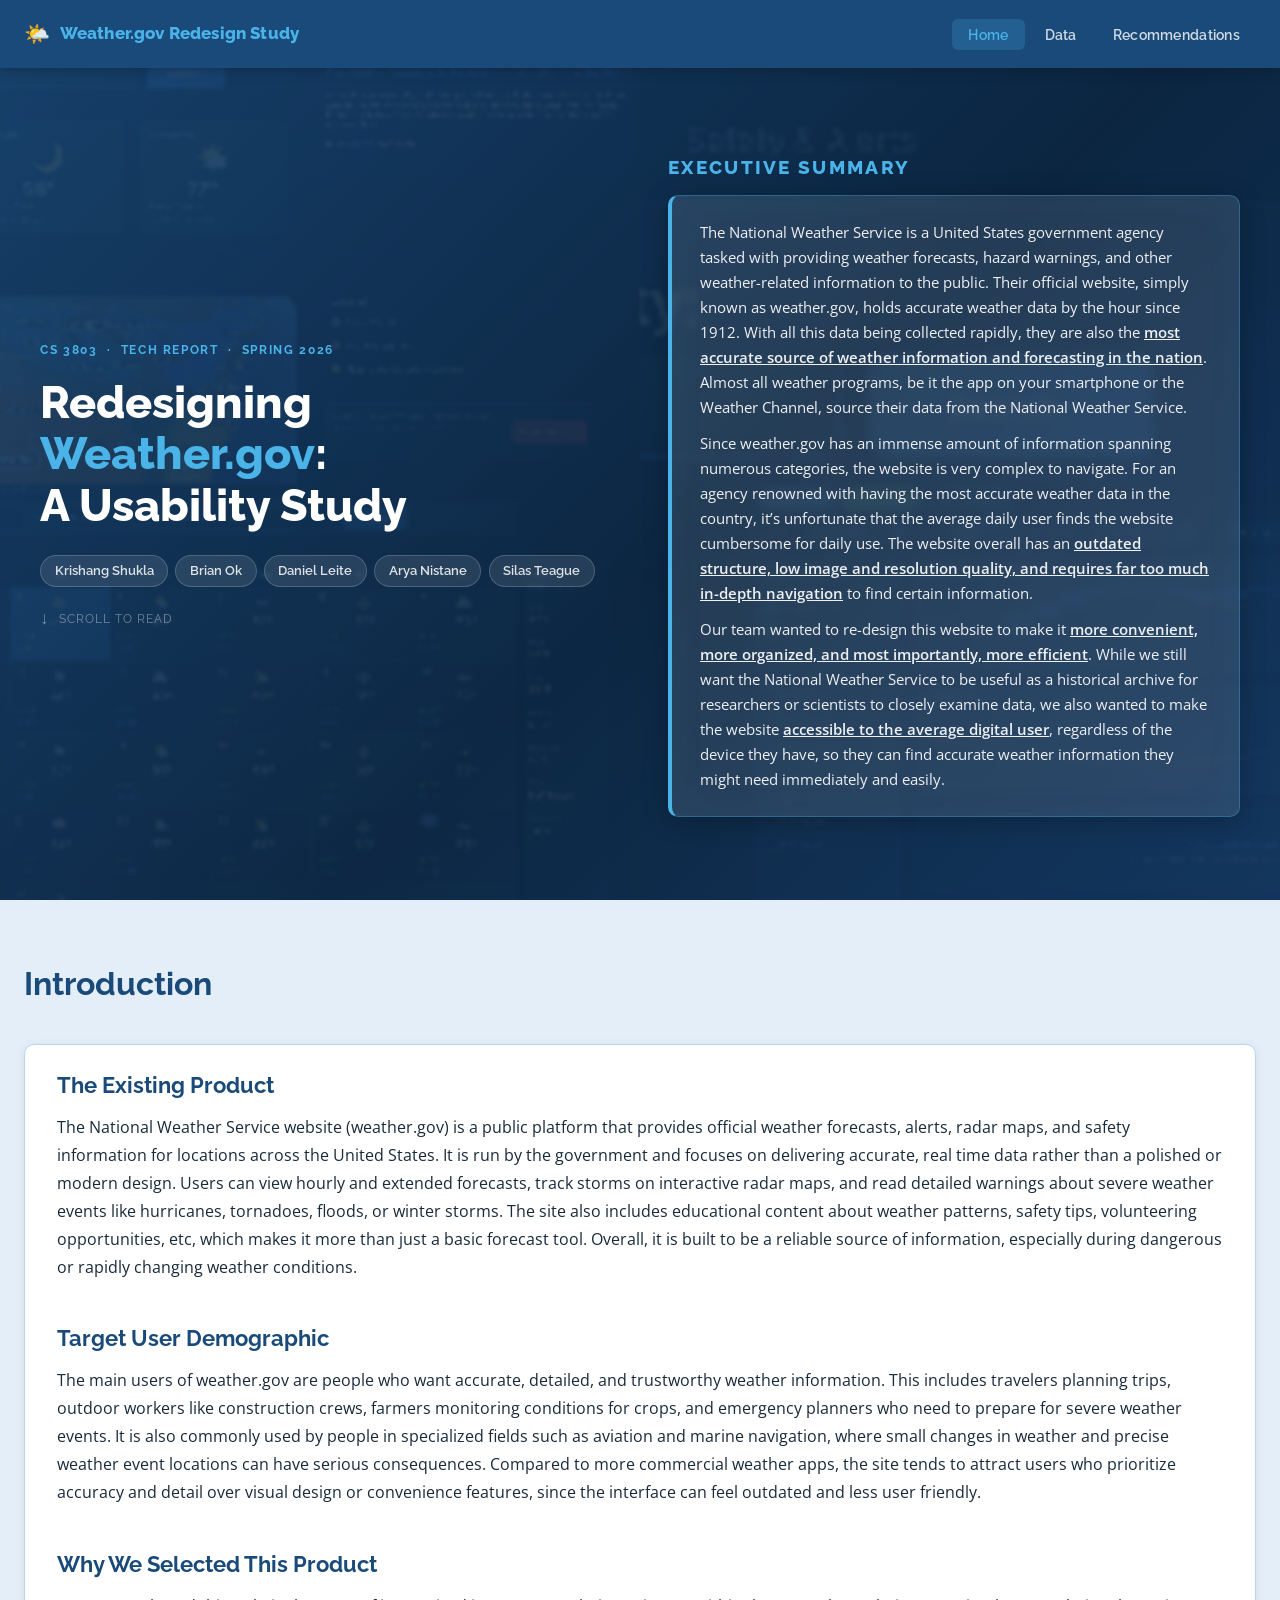
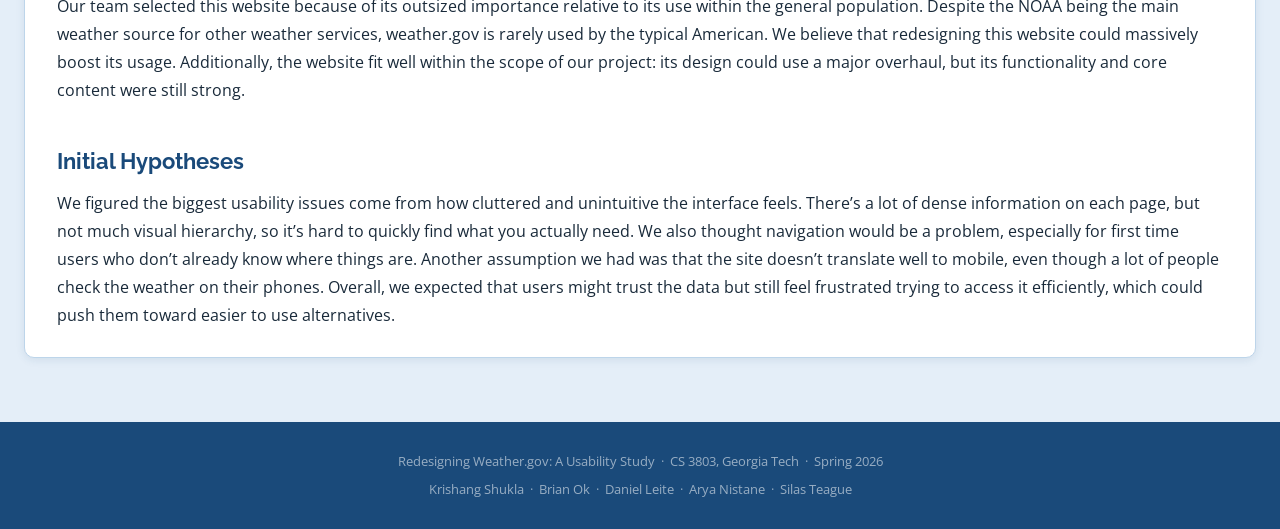
<file: index.html>
<!DOCTYPE html>
<html lang="en">
<head>
  <meta charset="UTF-8" />
  <meta name="viewport" content="width=device-width, initial-scale=1.0" />
  <title>Redesigning Weather.gov — Tech Report</title>
  <link rel="stylesheet" href="styles.css" />
</head>
<body>

  <!-- ======================================================
       NAVIGATION
  ====================================================== -->
  <nav class="navbar" role="navigation" aria-label="Main navigation">
    <div class="container">
      <div class="navbar__brand">
        <span class="brand-icon">🌤️</span>
        <span class="brand-text">Weather.gov <span>Redesign Study</span></span>
      </div>
      <ul class="navbar__links">
        <li><a href="index.html" class="active">Home</a></li>
        <li><a href="data.html">Data</a></li>
        <li><a href="recommendations.html">Recommendations</a></li>
      </ul>
    </div>
  </nav>

  <main class="page-content">

    <!-- ======================================================
         FULL-SCREEN HERO
         Left: title / authors / course
         Right: executive summary card
    ====================================================== -->
    <header class="hero-fs" role="banner">

      <!-- Background — swap background-image URL to your banner when ready -->
      <div class="hero-fs__bg" aria-hidden="true"></div>

      <div class="hero-fs__grid">

        <!-- LEFT: Header info -->
        <div class="hero-fs__left">
          <div class="hero-fs__tag">CS 3803 &nbsp;·&nbsp; Tech Report &nbsp;·&nbsp; Spring 2026</div>

          <h1 class="hero-fs__title">
            Redesigning<br>
            <span>Weather.gov</span>:<br>
            A Usability Study
          </h1>

          <div class="hero-fs__authors" aria-label="Authors">
            <span class="author-chip">Krishang Shukla</span>
            <span class="author-chip">Brian Ok</span>
            <span class="author-chip">Daniel Leite</span>
            <span class="author-chip">Arya Nistane</span>
            <span class="author-chip">Silas Teague</span>
          </div>

          <!-- <p class="hero-fs__course">Georgia Tech &nbsp;·&nbsp; Spring 2026</p> -->

          <div class="hero-fs__scroll" aria-hidden="true">
            <span class="scroll-arrow">↓</span>
            <span>Scroll to read</span>
          </div>
        </div>

        <!-- RIGHT: Executive summary -->
        <div class="hero-fs__right">
          <p class="hero-fs__summary-heading" id="summary-heading">Executive Summary</p>
          <div class="hero-fs__summary-card">

            <!-- ✏️ WRITE HERE: ~300 words. Cover (1) the product you analyzed,
                 (2) core problems discovered during testing, (3) the solution
                 you prototyped, and (4) key takeaways / recommendations. -->
            <p>The National Weather Service is a United States government agency tasked with providing weather forecasts, hazard warnings, and other weather-related information to the public. Their official website, simply known as weather.gov, holds accurate weather data by the hour since 1912. With all this data being collected rapidly, they are also the <strong><u>most accurate source of weather information and forecasting in the nation</u></strong>. Almost all weather programs, be it the app on your smartphone or the Weather Channel, source their data from the National Weather Service.</p>
            <p>Since weather.gov has an immense amount of information spanning numerous categories, the website is very complex to navigate. For an agency renowned with having the most accurate weather data in the country, it’s unfortunate that the average daily user finds the website cumbersome for daily use. The website overall has an <strong><u>outdated structure, low image and resolution quality, and requires far too much in-depth navigation</u></strong> to find certain information.</p>
            <p>Our team wanted to re-design this website to make it <strong><u>more convenient, more organized, and most importantly, more efficient</u></strong>. While we still want the National Weather Service to be useful as a historical archive for researchers or scientists to closely examine data, we also wanted to make the website <strong><u>accessible to the average digital user</u></strong>, regardless of the device they have, so they can find accurate weather information they might need immediately and easily.</p>

          </div>
        </div>

      </div>
    </header>

    <!-- ======================================================
         INTRODUCTION
    ====================================================== -->
    <section class="section section--alt" id="introduction" aria-labelledby="intro-heading">
      <div class="container">

        <div class="section-header">
          <h2 id="intro-heading">Introduction</h2>
        </div>

        <div class="card">

          <!-- ✏️ PARAGRAPH 1: Introduce the existing product (Weather.gov). -->
          <h3>The Existing Product</h3>
          <p>The National Weather Service website (weather.gov) is a public platform that provides official weather forecasts, alerts, radar maps, and safety information for locations across the United States. It is run by the government and focuses on delivering accurate, real time data rather than a polished or modern design. Users can view hourly and extended forecasts, track storms on interactive radar maps, and read detailed warnings about severe weather events like hurricanes, tornadoes, floods, or winter storms. The site also includes educational content about weather patterns, safety tips, volunteering opportunities, etc, which makes it more than just a basic forecast tool. Overall, it is built to be a reliable source of information, especially during dangerous or rapidly changing weather conditions.
          </p>

          <br>

          <!-- ✏️ PARAGRAPH 2: Define the target user demographic. -->
          <h3>Target User Demographic</h3>
          <p>The main users of weather.gov are people who want accurate, detailed, and trustworthy weather information. This includes travelers planning trips, outdoor workers like construction crews, farmers monitoring conditions for crops, and emergency planners who need to prepare for severe weather events. It is also commonly used by people in specialized fields such as aviation and marine navigation, where small changes in weather and precise weather event locations can have serious consequences. Compared to more commercial weather apps, the site tends to attract users who prioritize accuracy and detail over visual design or convenience features, since the interface can feel outdated and less user friendly.
          </p>

          <br>

          <!-- ✏️ PARAGRAPH 3: Why did your team select Weather.gov? -->
          <h3>Why We Selected This Product</h3>
          <p>Our team selected this website because of its outsized importance relative to its use within the general population. Despite the NOAA being the main weather source for other weather services, weather.gov is rarely used by the typical American. We believe that redesigning this website could massively boost its usage. Additionally, the website fit well within the scope of our project: its design could use a major overhaul, but its functionality and core content were still strong.
          </p>

          <br>

          <!-- ✏️ PARAGRAPH 4: Initial hypotheses about usability flaws. -->
          <h3>Initial Hypotheses</h3>
          <p>We figured the biggest usability issues come from how cluttered and unintuitive the interface feels. There’s a lot of dense information on each page, but not much visual hierarchy, so it’s hard to quickly find what you actually need. We also thought navigation would be a problem, especially for first time users who don’t already know where things are. Another assumption we had was that the site doesn’t translate well to mobile, even though a lot of people check the weather on their phones. Overall, we expected that users might trust the data but still feel frustrated trying to access it efficiently, which could push them toward easier to use alternatives.
          </p>

        </div>
      </div>
    </section>

  </main>

  <!-- ======================================================
       FOOTER
  ====================================================== -->
  <footer class="footer" role="contentinfo">
    <p>Redesigning Weather.gov: A Usability Study &nbsp;·&nbsp; CS 3803, Georgia Tech &nbsp;·&nbsp; Spring 2026</p>
    <p style="margin-top:0.35rem;">Krishang Shukla &nbsp;·&nbsp; Brian Ok &nbsp;·&nbsp; Daniel Leite &nbsp;·&nbsp; Arya Nistane &nbsp;·&nbsp; Silas Teague</p>
  </footer>

</body>
</html>
</file>
<file: styles.css>
/* ============================================================
   Weather.gov Redesign — Usability Study Report
   Shared Stylesheet
   ============================================================ */

/* ---------- Google Fonts ---------- */
@import url('https://fonts.googleapis.com/css2?family=Raleway:wght@400;600;700;800&family=Open+Sans:ital,wght@0,400;0,600;1,400&display=swap');

/* ---------- CSS Variables ---------- */
:root {
  --primary:        #1a4a7a;   /* deep navy — main brand */
  --primary-light:  #2d6aa8;   /* medium blue */
  --accent:         #4ab3e8;   /* sky blue */
  --accent-light:   #a8d8f0;   /* pale sky */
  --bg:             #f0f6fc;   /* page background */
  --bg-section:     #e4eef8;   /* alternating section bg */
  --white:          #ffffff;
  --text:           #192a3a;   /* near-black navy */
  --text-muted:     #4a6a8a;   /* muted blue-gray */
  --border:         #bdd5ea;   /* subtle border */
  --placeholder-bg: #ddeef9;   /* placeholder fill */
  --placeholder-border: #7ab8d9;
  --success:        #2e7d5e;
  --shadow-sm:      0 2px 8px rgba(26, 74, 122, 0.10);
  --shadow-md:      0 4px 20px rgba(26, 74, 122, 0.15);
  --radius:         10px;
  --radius-sm:      6px;
  --max-width:      1280px;
  --nav-height:     68px;
  --sidenav-width:  200px;
}

/* ---------- Reset & Base ---------- */
*, *::before, *::after { box-sizing: border-box; margin: 0; padding: 0; }

html { scroll-behavior: smooth; }

body {
  font-family: 'Open Sans', sans-serif;
  font-size: 16px;
  line-height: 1.75;
  color: var(--text);
  background-color: var(--bg);
}

img {
  max-width: 100%;
  height: auto;
  display: block;
}

a {
  color: var(--primary-light);
  text-decoration: none;
}
a:hover { text-decoration: underline; }

/* ---------- Typography ---------- */
h1, h2, h3, h4 {
  font-family: 'Raleway', sans-serif;
  font-weight: 700;
  color: var(--primary);
  line-height: 1.25;
}

h1 { font-size: clamp(1.9rem, 4vw, 2.8rem); }
h2 { font-size: clamp(1.4rem, 3vw, 2rem);   margin-bottom: 0.5rem; }
h3 { font-size: clamp(1.1rem, 2.5vw, 1.35rem); margin-bottom: 0.8rem; }

p { margin-bottom: 1.1rem; max-width: 72ch; }
p:last-child { margin-bottom: 0; }

strong { font-weight: 600; }
em { font-style: italic; }

figcaption {
  font-size: 0.85rem;
  color: var(--text-muted);
  text-align: center;
  margin-top: 0.5rem;
  font-style: italic;
}

/* ---------- Layout Utilities ---------- */
.container {
  width: 100%;
  max-width: var(--max-width);
  margin-left: auto;
  margin-right: auto;
  padding-left: 1.5rem;
  padding-right: 1.5rem;
}

.section {
  padding: 4rem 0;
}

.section--alt {
  background-color: var(--bg-section);
}

.section-label {
  display: inline-block;
  font-family: 'Raleway', sans-serif;
  font-size: 0.75rem;
  font-weight: 800;
  letter-spacing: 0.12em;
  text-transform: uppercase;
  color: var(--accent);
  background-color: rgba(74, 179, 232, 0.12);
  border: 1px solid var(--accent-light);
  border-radius: 99px;
  padding: 0.2rem 0.85rem;
  margin-bottom: 0.75rem;
}

.section-header {
  margin-bottom: 2.5rem;
}

.divider {
  width: 52px;
  height: 4px;
  background: linear-gradient(90deg, var(--accent), var(--primary-light));
  border-radius: 99px;
  margin: 0.75rem 0 1.25rem;
}

/* ---------- Navigation ---------- */
.navbar {
  position: fixed;
  top: 0;
  left: 0;
  right: 0;
  z-index: 1000;
  height: var(--nav-height);
  background-color: var(--primary);
  box-shadow: 0 2px 12px rgba(0,0,0,0.25);
  display: flex;
  align-items: center;
}

.navbar .container {
  display: flex;
  align-items: center;
  justify-content: space-between;
}

.navbar__brand {
  font-family: 'Raleway', sans-serif;
  font-weight: 800;
  font-size: 1.05rem;
  color: var(--white);
  letter-spacing: 0.01em;
  display: flex;
  align-items: center;
  gap: 0.6rem;
}

.navbar__brand span {
  color: var(--accent);
}

.navbar__brand .brand-icon {
  font-size: 1.3rem;
}

.navbar__links {
  display: flex;
  list-style: none;
  gap: 0.25rem;
}

.navbar__links a {
  font-family: 'Raleway', sans-serif;
  font-weight: 600;
  font-size: 0.9rem;
  color: rgba(255,255,255,0.80);
  padding: 0.45rem 1rem;
  border-radius: var(--radius-sm);
  transition: background 0.2s, color 0.2s;
  letter-spacing: 0.02em;
}

.navbar__links a:hover,
.navbar__links a.active {
  background-color: rgba(255,255,255,0.12);
  color: var(--white);
  text-decoration: none;
}

.navbar__links a.active {
  background-color: rgba(74, 179, 232, 0.20);
  color: var(--accent);
}

/* ---------- Page Offset (for fixed nav) ---------- */
.page-content {
  padding-top: var(--nav-height);
}

/* ---------- Hero / Banner ---------- */
.hero {
  position: relative;
  width: 100%;
  min-height: 340px;
  background: linear-gradient(135deg, var(--primary) 0%, #0d2f52 60%, #163d6a 100%);
  display: flex;
  align-items: flex-end;
  overflow: hidden;
}

.hero__banner-placeholder {
  position: absolute;
  inset: 0;
  display: flex;
  flex-direction: column;
  align-items: center;
  justify-content: center;
  border: 2px dashed rgba(74, 179, 232, 0.45);
  background: repeating-linear-gradient(
    45deg,
    transparent,
    transparent 18px,
    rgba(74, 179, 232, 0.04) 18px,
    rgba(74, 179, 232, 0.04) 36px
  );
  gap: 0.5rem;
  color: rgba(255,255,255,0.45);
  font-family: 'Raleway', sans-serif;
  font-size: 0.85rem;
  letter-spacing: 0.05em;
}

.hero__banner-placeholder .ph-icon { font-size: 2.5rem; }

.hero__overlay {
  position: relative;
  z-index: 2;
  width: 100%;
  padding: 2.5rem 0 3rem;
  background: linear-gradient(to top, rgba(13,34,60,0.92) 0%, transparent 100%);
}

.hero__tag {
  display: inline-block;
  font-family: 'Raleway', sans-serif;
  font-size: 0.75rem;
  font-weight: 700;
  letter-spacing: 0.14em;
  text-transform: uppercase;
  color: var(--accent);
  margin-bottom: 0.75rem;
}

.hero__title {
  color: var(--white);
  font-size: clamp(1.7rem, 4.5vw, 2.8rem);
  font-weight: 800;
  max-width: 700px;
  margin-bottom: 1.25rem;
}

.hero__title span { color: var(--accent); }

.hero__authors {
  display: flex;
  flex-wrap: wrap;
  gap: 0.5rem;
  align-items: center;
}

.author-chip {
  font-family: 'Raleway', sans-serif;
  font-size: 0.82rem;
  font-weight: 600;
  color: rgba(255,255,255,0.85);
  background-color: rgba(255,255,255,0.10);
  border: 1px solid rgba(255,255,255,0.18);
  border-radius: 99px;
  padding: 0.22rem 0.85rem;
}

.hero__course {
  font-size: 0.82rem;
  color: rgba(255,255,255,0.50);
  margin-top: 0.85rem;
}

/* ---------- Page Hero (sub-pages) ---------- */
.page-hero {
  background: linear-gradient(135deg, var(--primary) 0%, #0d2f52 100%);
  padding: 3rem 0 2.5rem;
  color: var(--white);
}

.page-hero h1 { color: var(--white); }

.page-hero .page-hero__subtitle {
  color: rgba(255,255,255,0.65);
  font-size: 1rem;
  margin-top: 0.4rem;
  max-width: 60ch;
}

/* ---------- Summary Card ---------- */
.summary-card {
  background: var(--white);
  border: 1px solid var(--border);
  border-left: 5px solid var(--accent);
  border-radius: var(--radius);
  padding: 2rem 2.25rem;
  box-shadow: var(--shadow-sm);
}

.summary-card h2 {
  font-size: 1.1 rem;
  text-transform: uppercase;
  letter-spacing: 0.08em;
  color: var(--text-muted);
  margin-bottom: 1rem;
}

/* ---------- Content Cards ---------- */
.card {
  background: var(--white);
  border: 1px solid var(--border);
  border-radius: var(--radius);
  padding: 1.75rem 2rem;
  box-shadow: var(--shadow-sm);
}

/* ---------- Placeholder Styles ---------- */
.placeholder {
  background-color: var(--placeholder-bg);
  border: 2px dashed var(--placeholder-border);
  border-radius: var(--radius);
  display: flex;
  flex-direction: column;
  align-items: center;
  justify-content: center;
  text-align: center;
  gap: 0.5rem;
  color: var(--primary-light);
  font-family: 'Raleway', sans-serif;
}

.placeholder__icon { font-size: 2rem; opacity: 0.6; }

.placeholder__label {
  font-size: 0.9rem;
  font-weight: 700;
  letter-spacing: 0.04em;
}

.placeholder__hint {
  font-size: 0.78rem;
  color: var(--text-muted);
  font-family: 'Open Sans', sans-serif;
  font-weight: 400;
  max-width: 28ch;
}

/* Placeholder sizes */
.placeholder--banner  { min-height: 220px; }
.placeholder--chart   { min-height: 280px; }
.placeholder--image   { min-height: 220px; }
.placeholder--text    {
  align-items: flex-start;
  padding: 1.25rem 1.5rem;
  min-height: auto;
  font-style: italic;
  color: var(--text-muted);
  font-family: 'Open Sans', sans-serif;
  font-size: 0.95rem;
  font-weight: 400;
  background-color: #f5f9fd;
  border-color: #c0d9ed;
}

/* ---------- Text inside cards — full width ---------- */
.card p { max-width: none; }

/* ---------- Lists inside cards ---------- */
.card ul {
  margin: 0.5rem 0 1rem 1.25rem;
  padding: 0;
}

.card ul li {
  margin-bottom: 0.55rem;
  line-height: 1.65;
  color: var(--text);
}

.card ul li:last-child { margin-bottom: 0; }

/* ---------- Grid Layouts ---------- */
.grid-2 {
  display: grid;
  grid-template-columns: repeat(2, 1fr);
  gap: 1.5rem;
}

.grid-2-1 {
  display: grid;
  grid-template-columns: 2fr 1fr;
  gap: 1.5rem;
  align-items: start;
}

.before-after-grid {
  display: grid;
  grid-template-columns: 1fr 1fr;
  gap: 1.25rem;
}

/* ---------- Before/After Comparison ---------- */
.comparison-block {
  margin-bottom: 3rem;
}

.comparison-block h3 {
  margin-bottom: 1.25rem;
}

.comparison-label {
  font-family: 'Raleway', sans-serif;
  font-size: 0.72rem;
  font-weight: 800;
  letter-spacing: 0.12em;
  text-transform: uppercase;
  padding: 0.3rem 0.8rem;
  border-radius: var(--radius-sm) var(--radius-sm) 0 0;
  display: inline-block;
  margin-bottom: 0;
}

.comparison-label--before {
  background-color: #fde8e8;
  color: #b33030;
}

.comparison-label--after {
  background-color: #e2f5eb;
  color: #1e6e42;
}

.comparison-img-wrap {
  border: 1px solid var(--border);
  border-radius: 0 var(--radius) var(--radius) var(--radius);
  overflow: hidden;
  background: #f8fbfe;
}

.comparison-image {
  width: 100%;
  height: auto;
  display: block;
}

.chart-grid {
  display: grid;
  grid-template-columns: 1fr 1fr;
  gap: 1.25rem;
  margin-top: 1.25rem;
}

.chart-figure {
  margin-top: 1.25rem;
}

.figure-img {
  width: 100%;
  border: 1px solid var(--border);
  border-radius: var(--radius);
  box-shadow: var(--shadow-sm);
  background: var(--white);
}

/* ---------- Quotes Table ---------- */
.quotes-table {
  width: 100%;
  border-collapse: collapse;
  font-size: 0.93rem;
  background: var(--white);
  border-radius: var(--radius);
  overflow: hidden;
  box-shadow: var(--shadow-sm);
  border: 1px solid var(--border);
}

.quotes-table thead {
  background-color: var(--primary);
  color: var(--white);
  font-family: 'Raleway', sans-serif;
  font-size: 0.82rem;
  letter-spacing: 0.06em;
  text-transform: uppercase;
}

.quotes-table thead th {
  padding: 0.85rem 1.1rem;
  text-align: left;
  font-weight: 700;
}

.quotes-table tbody tr:nth-child(even) {
  background-color: var(--bg);
}

.quotes-table tbody td {
  padding: 0.9rem 1.1rem;
  vertical-align: top;
  border-bottom: 1px solid var(--border);
  color: var(--text);
}

.quotes-table tbody tr:last-child td {
  border-bottom: none;
}

.quotes-table td.quote-cell {
  font-style: italic;
  color: var(--text-muted);
}

.quotes-table td.quote-cell::before { content: '\201C'; }
.quotes-table td.quote-cell::after  { content: '\201D'; }

/* Placeholder row in table */
.quotes-table td.ph-cell {
  color: var(--placeholder-border);
  font-style: italic;
  font-size: 0.88rem;
}

/* ---------- Figma Embed ---------- */
.figma-embed-wrap {
  background-color: var(--placeholder-bg);
  border: 2px dashed var(--placeholder-border);
  border-radius: var(--radius);
  min-height: 480px;
  display: flex;
  flex-direction: column;
  align-items: center;
  justify-content: center;
  gap: 0.75rem;
  text-align: center;
  padding: 2rem;
}

.figma-embed-wrap .ph-icon { font-size: 2.5rem; color: var(--primary-light); opacity: 0.5; }
.figma-embed-wrap p {
  font-size: 0.9rem;
  color: var(--text-muted);
  max-width: 36ch;
}

.figma-embed-wrap iframe {
  width: 100%;
  min-height: 520px;
  border: 1px solid rgba(0,0,0,0.08);
  border-radius: 8px;
  background: var(--white);
}

/* ---------- Footer ---------- */
.footer {
  background-color: var(--primary);
  color: rgba(255,255,255,0.55);
  text-align: center;
  padding: 1.75rem 1rem;
  font-size: 0.82rem;
}

.footer p {
  max-width: none;
  margin: 0 auto;
  text-align: center;
}

.footer a { color: var(--accent); }

/* ============================================================
   FULL-SCREEN HERO (Home page)
   ============================================================ */
.hero-fs {
  position: relative;
  min-height: calc(100vh - var(--nav-height));
  display: flex;
  align-items: center;
  background: linear-gradient(135deg, var(--primary) 0%, #0c2844 55%, #163d6a 100%);
  overflow: hidden;
}

/* Banner image behind the hero — replace background-image when ready */
.hero-fs__bg {
  position: absolute;
  inset: 0;
  background-size: cover;
  background-position: center;
  opacity: 0.3;
  background-image: url('assets/images/hero-banner.png');
}

.hero-fs__bg-label {
  position: absolute;
  top: 1rem;
  right: 1rem;
  font-family: 'Raleway', sans-serif;
  font-size: 0.7rem;
  font-weight: 700;
  letter-spacing: 0.08em;
  color: rgba(255,255,255,0.3);
  border: 1px dashed rgba(255,255,255,0.2);
  padding: 0.25rem 0.6rem;
  border-radius: 4px;
}

.hero-fs__grid {
  position: relative;
  z-index: 2;
  width: 100%;
  max-width: 1380px;
  margin: 0 auto;
  padding: 4rem 2.5rem;
  display: grid;
  grid-template-columns: 1fr 1fr;
  gap: 3.5rem;
  align-items: center;
}

/* Left column */
.hero-fs__left {}

.hero-fs__tag {
  display: inline-block;
  font-family: 'Raleway', sans-serif;
  font-size: 0.73rem;
  font-weight: 700;
  letter-spacing: 0.14em;
  text-transform: uppercase;
  color: var(--accent);
  margin-bottom: 1rem;
}

.hero-fs__title {
  font-family: 'Raleway', sans-serif;
  font-weight: 800;
  font-size: clamp(1.9rem, 3.5vw, 3rem);
  color: var(--white);
  line-height: 1.15;
  margin-bottom: 1.5rem;
}

.hero-fs__title span { color: var(--accent); }

.hero-fs__authors {
  display: flex;
  flex-wrap: nowrap;
  gap: 0.45rem;
  margin-bottom: 1rem;
}

.hero-fs__course {
  font-size: 0.82rem;
  color: rgba(255,255,255,0.45);
  margin-bottom: 2.5rem;
}

.hero-fs__scroll {
  display: flex;
  align-items: center;
  gap: 0.6rem;
  color: rgba(255,255,255,0.40);
  font-size: 0.78rem;
  font-family: 'Raleway', sans-serif;
  letter-spacing: 0.08em;
  text-transform: uppercase;
}

.scroll-arrow {
  display: inline-block;
  animation: bounce 1.8s infinite;
  font-size: 1.1rem;
}

@keyframes bounce {
  0%, 100% { transform: translateY(0); }
  50%       { transform: translateY(6px); }
}

/* Right column — summary card */
.hero-fs__right {}

.hero-fs__summary-card {
  background: rgba(255, 255, 255, 0.10);
  border: 1px solid rgba(74, 179, 232, 0.35);
  border-left: 4px solid var(--accent);
  border-radius: var(--radius);
  padding: 1.5rem 1.75rem;
  backdrop-filter: blur(4px);
  -webkit-backdrop-filter: blur(4px);
  box-shadow: 0 4px 24px rgba(0, 0, 0, 0.25), inset 0 0 40px rgba(74, 179, 232, 0.05);
}

/* h2 is now outside the card; see .hero-fs__summary-heading above */

/* Paragraph text inside the dark hero summary card */
.hero-fs__summary-card p {
  color: rgba(255, 255, 255, 0.92);
  font-size: 0.95rem;
  line-height: 1.65;
  margin-bottom: 0.65rem;
  max-width: none;
}

.hero-fs__summary-card p:last-child {
  margin-bottom: 0;
}

/* Summary heading sits above the card, not inside it */
.hero-fs__summary-heading {
  font-family: 'Raleway', sans-serif;
  font-size: 1.2rem;
  font-weight: 800;
  text-transform: uppercase;
  letter-spacing: 0.12em;
  color: var(--accent);
  margin-bottom: 0.65rem;
}

/* Strip the inner placeholder box — the card itself is the container */
.hero-fs__summary-card .placeholder--text {
  background: transparent;
  border: none;
  padding: 0;
  color: rgba(255,255,255,0.60);
  font-style: normal;
  font-size: 0.93rem;
}

.hero-fs__summary-card .placeholder--text strong {
  color: rgba(255,255,255,0.85);
}

/* ============================================================
   LEFT SIDENAV (Data & Recommendations pages)
   ============================================================ */
.sidenav {
  position: fixed;
  top: var(--nav-height);
  left: 0;
  width: var(--sidenav-width);
  height: calc(100vh - var(--nav-height));
  background: var(--white);
  border-right: 1px solid var(--border);
  overflow-y: auto;
  padding: 2rem 0 2rem;
  z-index: 900;
  display: flex;
  flex-direction: column;
}

.sidenav__title {
  font-family: 'Raleway', sans-serif;
  font-size: 0.65rem;
  font-weight: 800;
  letter-spacing: 0.14em;
  text-transform: uppercase;
  color: var(--text-muted);
  padding: 0 1.25rem;
  margin-bottom: 0.75rem;
}

.sidenav__list {
  list-style: none;
  padding: 0;
  margin: 0;
}

.sidenav__list a {
  display: block;
  font-family: 'Raleway', sans-serif;
  font-size: 0.82rem;
  font-weight: 600;
  color: var(--text-muted);
  padding: 0.55rem 1.25rem;
  border-left: 3px solid transparent;
  transition: color 0.18s, border-color 0.18s, background 0.18s;
  text-decoration: none;
  line-height: 1.3;
}

.sidenav__list a:hover {
  color: var(--primary);
  background: var(--bg);
}

.sidenav__list a.active {
  color: var(--primary);
  border-left-color: var(--accent);
  background: var(--placeholder-bg);
  font-weight: 700;
}

.sidenav__divider {
  height: 1px;
  background: var(--border);
  margin: 0.75rem 1.25rem;
}

/* Pages with sidenav: offset content to the right */
.has-sidenav .page-content {
  padding-left: var(--sidenav-width);
}

/* ============================================================
   Responsive — Responsive ----------
   ============================================================ */
@media (max-width: 900px) {
  .hero-fs__grid {
    grid-template-columns: 1fr;
    gap: 2rem;
  }

  .hero-fs__summary-card {
    max-height: none;
  }

  .sidenav { display: none; }

  .has-sidenav .page-content {
    padding-left: 0;
  }
}

/* ---------- Lightbox ---------- */
.lightbox-trigger {
  cursor: zoom-in;
}

.lightbox-trigger-wrap {
  position: relative;
  display: block;
  width: 100%;
}

.lightbox-trigger-wrap::after {
  content: '🔍';
  position: absolute;
  bottom: 0.6rem;
  right: 0.6rem;
  background: rgba(0, 0, 0, 0.62);
  color: white;
  font-size: 1rem;
  padding: 0.3rem 0.55rem;
  border-radius: var(--radius-sm);
  opacity: 0;
  transition: opacity 0.2s;
  pointer-events: none;
  line-height: 1;
}

.lightbox-trigger-wrap:hover::after {
  opacity: 1;
}

.lightbox-trigger-wrap:hover .lightbox-trigger {
  filter: brightness(1.06);
  transition: filter 0.2s;
}

.lightbox-overlay {
  position: fixed;
  inset: 0;
  background: rgba(0, 0, 0, 0.88);
  z-index: 9999;
  display: flex;
  align-items: center;
  justify-content: center;
  padding: 2rem;
  opacity: 0;
  pointer-events: none;
  transition: opacity 0.22s;
  cursor: zoom-out;
}

.lightbox-overlay.is-open {
  opacity: 1;
  pointer-events: auto;
}

.lightbox-overlay__img {
  max-width: 90vw;
  max-height: 88vh;
  object-fit: contain;
  border-radius: var(--radius);
  box-shadow: 0 12px 60px rgba(0, 0, 0, 0.6);
  cursor: default;
}

.lightbox-overlay__caption {
  position: absolute;
  bottom: 1.25rem;
  left: 50%;
  transform: translateX(-50%);
  color: rgba(255, 255, 255, 0.65);
  font-size: 0.83rem;
  font-style: italic;
  text-align: center;
  max-width: 64ch;
  pointer-events: none;
}

.lightbox-overlay__close {
  position: absolute;
  top: 1rem;
  right: 1rem;
  background: rgba(255, 255, 255, 0.15);
  border: 1px solid rgba(255, 255, 255, 0.25);
  color: white;
  font-size: 1.4rem;
  width: 2.4rem;
  height: 2.4rem;
  border-radius: 50%;
  cursor: pointer;
  display: flex;
  align-items: center;
  justify-content: center;
  transition: background 0.18s;
  line-height: 1;
}

.lightbox-overlay__close:hover {
  background: rgba(255, 255, 255, 0.28);
}

@media (max-width: 700px) {
  .grid-2,
  .grid-2-1,
  .before-after-grid,
  .chart-grid {
    grid-template-columns: 1fr;
  }

  .navbar__brand .brand-text { display: none; }
}
</file>
